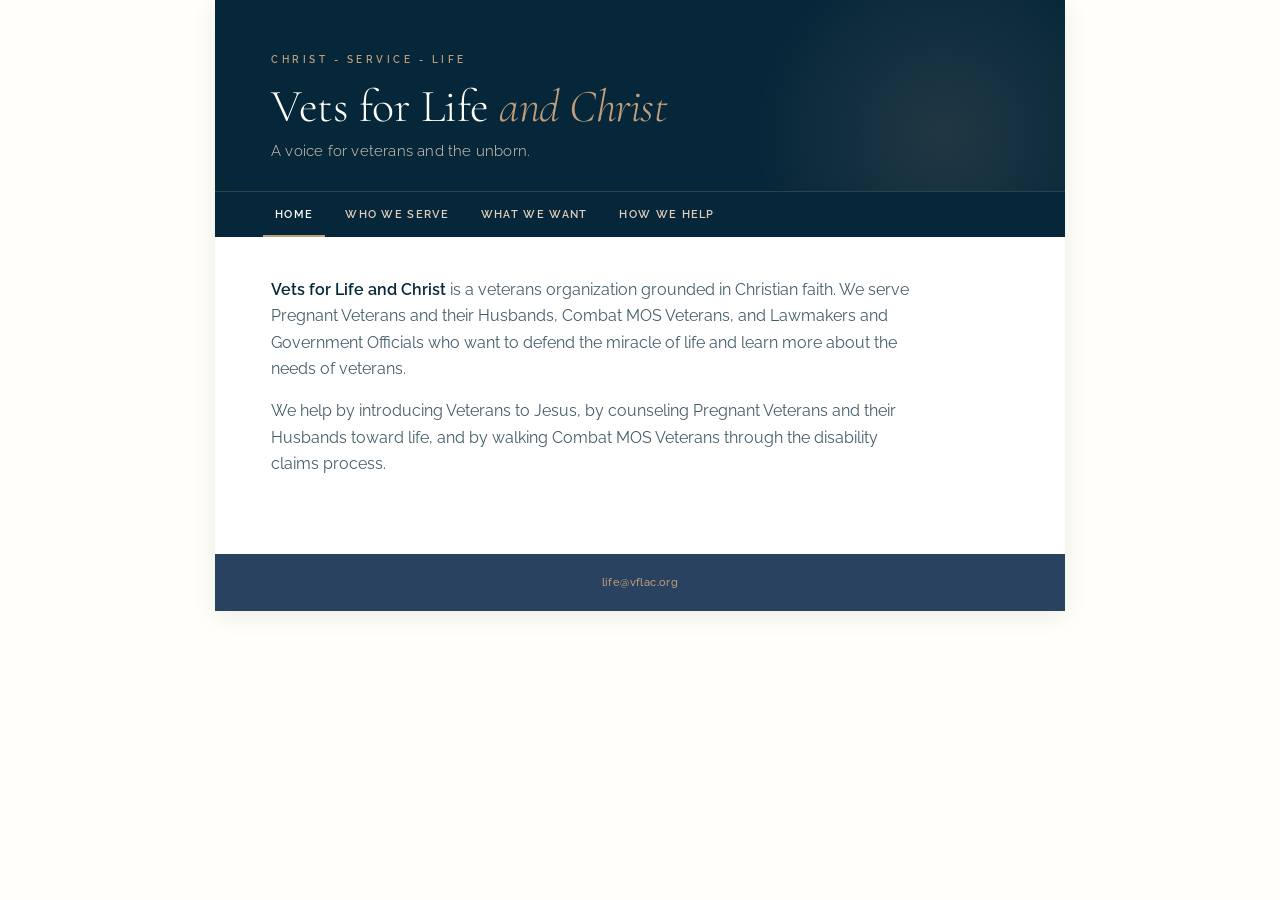
<file: index.html>
<!DOCTYPE html>
<html lang="en">
<head>
<meta charset="UTF-8">
<meta name="viewport" content="width=device-width, initial-scale=1.0">
<title>Vets for Life and Christ</title>
<link href="https://fonts.googleapis.com/css2?family=Cormorant+Garamond:ital,wght@0,300;0,400;0,500;0,600;0,700;1,400;1,500&family=Raleway:wght@300;400;500;600;700&display=swap" rel="stylesheet">
<link rel="stylesheet" href="styles.css">
</head>
<body>
<div class="page">

  <header class="header">
    <div class="eyebrow">Christ - Service - Life</div>
    <h1><a href="index.html">Vets for Life <em>and Christ</em></a></h1>
    <p class="tagline">A voice for veterans and the unborn.</p>
  </header>

  <nav class="tabs" aria-label="Site">
    <a class="active" href="index.html">Home</a>
    <a href="who-we-serve.html">Who We Serve</a>
    <a href="what-we-want.html">What We Want</a>
    <a href="how-we-help.html">How We Help</a>
  </nav>

  <div class="content">
    <p class="mission">
      <strong>Vets for Life and Christ</strong> is a veterans organization grounded in Christian faith. We serve Pregnant Veterans and their Husbands, Combat MOS Veterans, and Lawmakers and Government Officials who want to defend the miracle of life and learn more about the needs of veterans.
    </p>
    <p class="mission">
      We help by introducing Veterans to Jesus, by counseling Pregnant Veterans and their Husbands toward life, and by walking Combat MOS Veterans through the disability claims process.
    </p>
  </div>

  <footer class="footer">
    <a href="mailto:life@vflac.org">life@vflac.org</a>
  </footer>

</div>
</body>
</html>
</file>
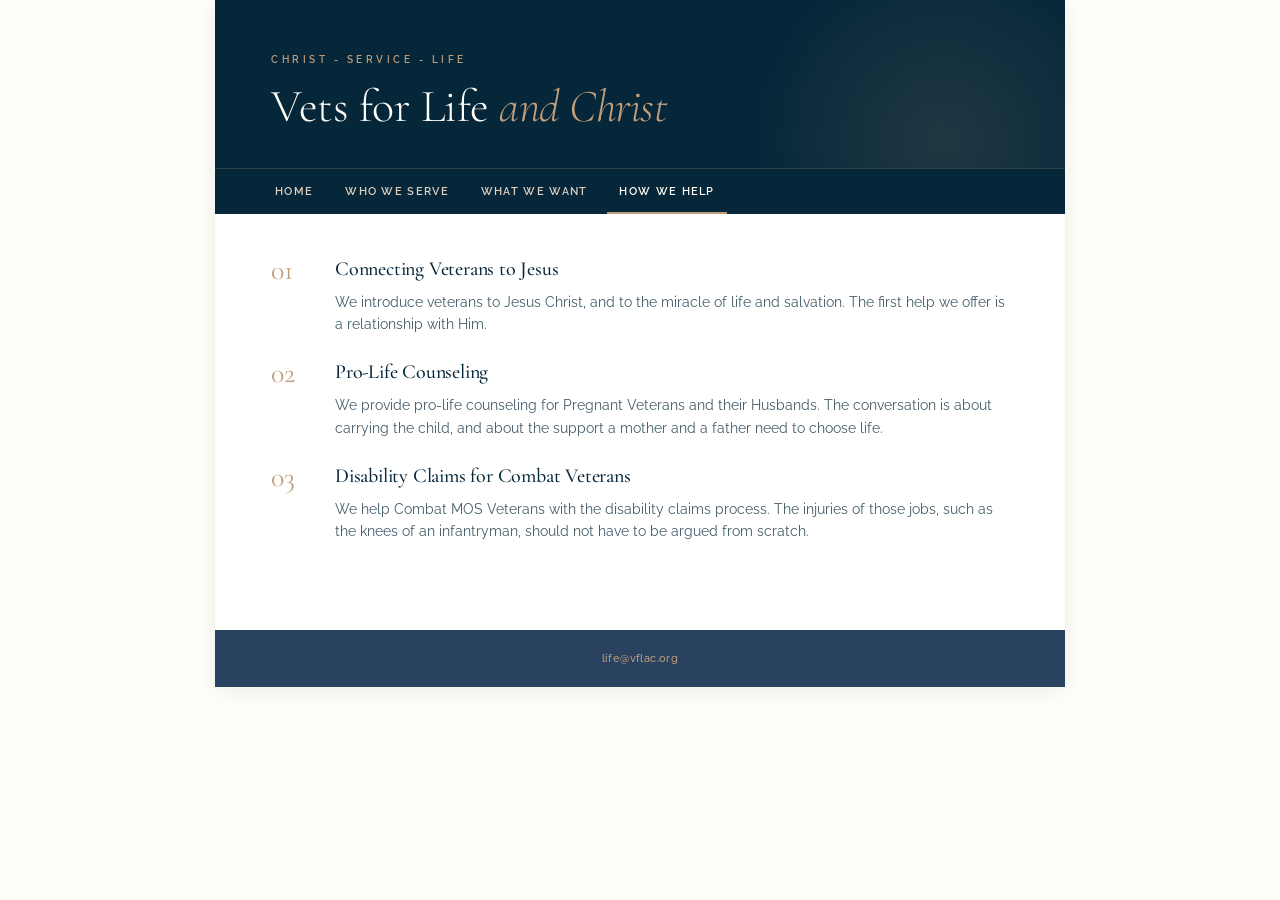
<file: how-we-help.html>
<!DOCTYPE html>
<html lang="en">
<head>
<meta charset="UTF-8">
<meta name="viewport" content="width=device-width, initial-scale=1.0">
<title>How We Help — Vets for Life and Christ</title>
<link href="https://fonts.googleapis.com/css2?family=Cormorant+Garamond:ital,wght@0,300;0,400;0,500;0,600;0,700;1,400;1,500&family=Raleway:wght@300;400;500;600;700&display=swap" rel="stylesheet">
<link rel="stylesheet" href="styles.css">
</head>
<body>
<div class="page">

  <header class="header">
    <div class="eyebrow">Christ - Service - Life</div>
    <h1><a href="index.html">Vets for Life <em>and Christ</em></a></h1>
  </header>

  <nav class="tabs" aria-label="Site">
    <a href="index.html">Home</a>
    <a href="who-we-serve.html">Who We Serve</a>
    <a href="what-we-want.html">What We Want</a>
    <a class="active" href="how-we-help.html">How We Help</a>
  </nav>

  <div class="content">
    <div class="policies">
      <div class="policy">
        <div class="policy-num">01</div>
        <div>
          <h3>Connecting Veterans to Jesus</h3>
          <p>We introduce veterans to Jesus Christ, and to the miracle of life and salvation. The first help we offer is a relationship with Him.</p>
        </div>
      </div>

      <div class="policy">
        <div class="policy-num">02</div>
        <div>
          <h3>Pro-Life Counseling</h3>
          <p>We provide pro-life counseling for Pregnant Veterans and their Husbands. The conversation is about carrying the child, and about the support a mother and a father need to choose life.</p>
        </div>
      </div>

      <div class="policy">
        <div class="policy-num">03</div>
        <div>
          <h3>Disability Claims for Combat Veterans</h3>
          <p>We help Combat MOS Veterans with the disability claims process. The injuries of those jobs, such as the knees of an infantryman, should not have to be argued from scratch.</p>
        </div>
      </div>
    </div>
  </div>

  <footer class="footer">
    <a href="mailto:life@vflac.org">life@vflac.org</a>
  </footer>

</div>
</body>
</html>
</file>
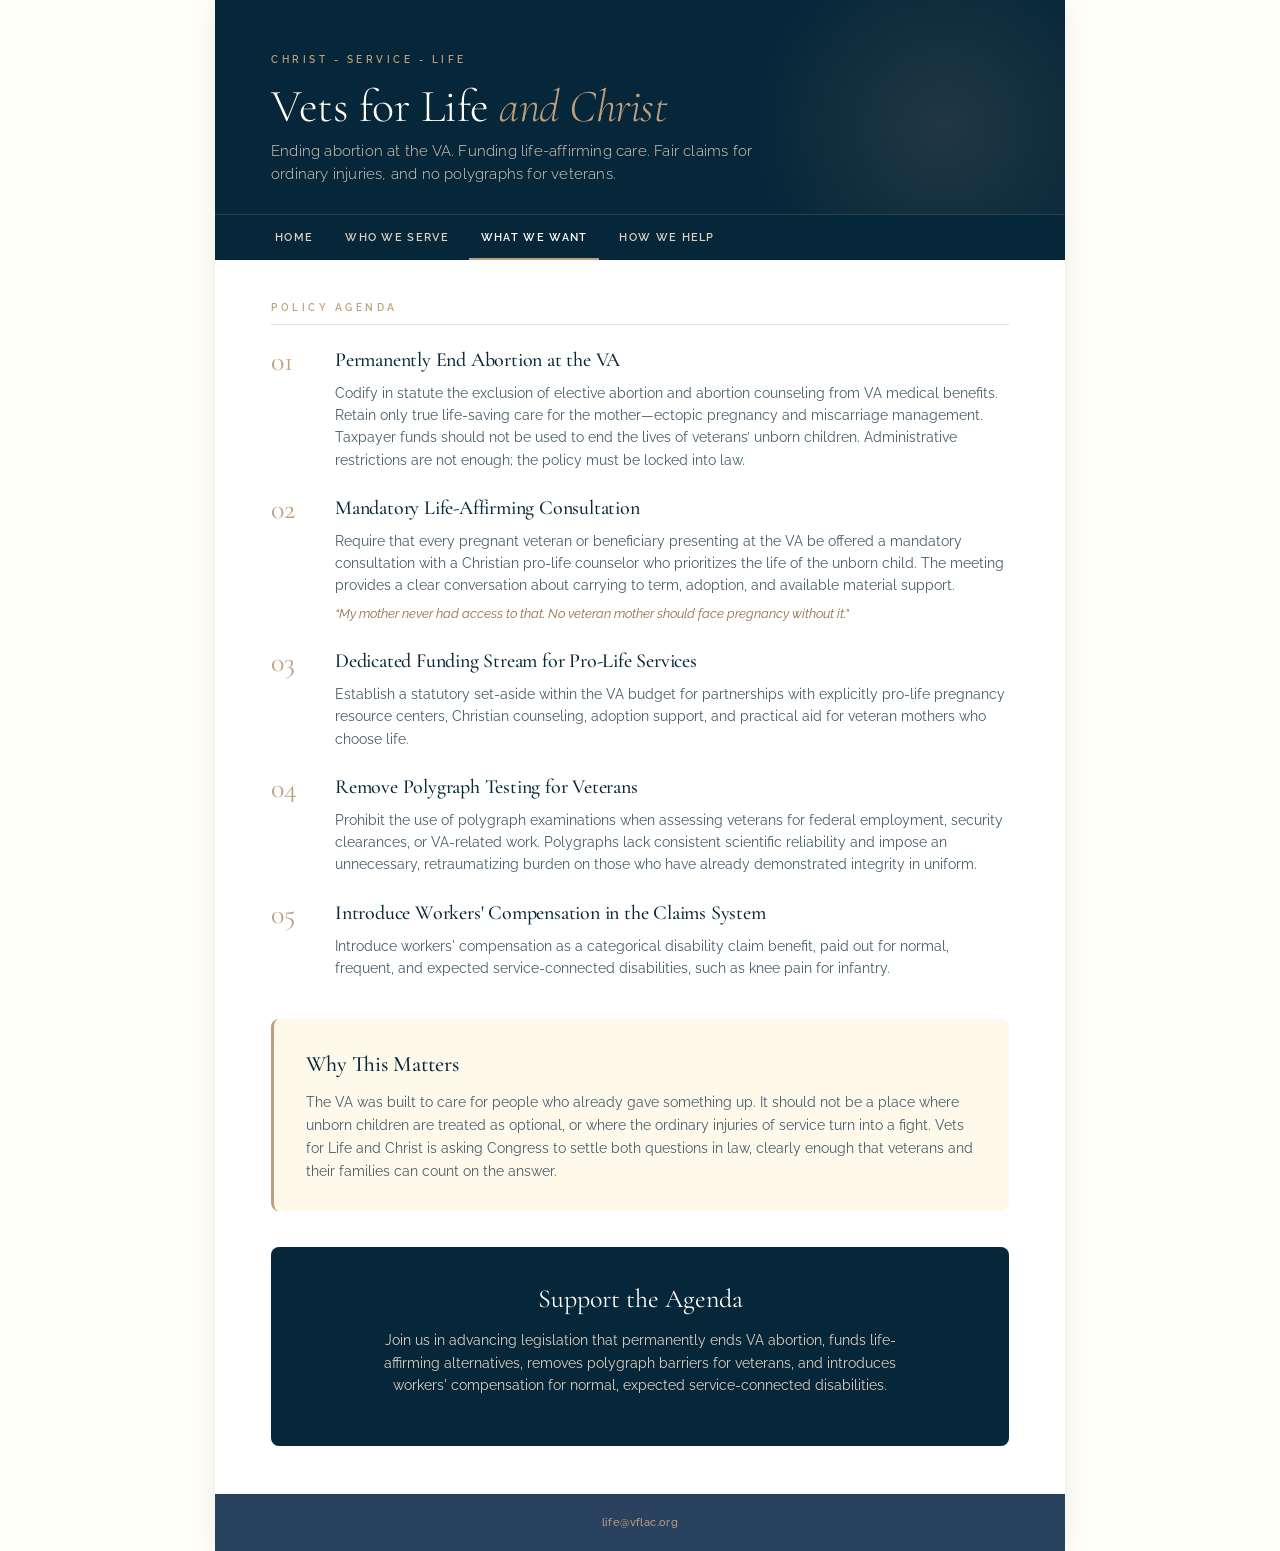
<file: what-we-want.html>
<!DOCTYPE html>
<html lang="en">
<head>
<meta charset="UTF-8">
<meta name="viewport" content="width=device-width, initial-scale=1.0">
<title>What We Want — Vets for Life and Christ</title>
<link href="https://fonts.googleapis.com/css2?family=Cormorant+Garamond:ital,wght@0,300;0,400;0,500;0,600;0,700;1,400;1,500&family=Raleway:wght@300;400;500;600;700&display=swap" rel="stylesheet">
<link rel="stylesheet" href="styles.css">
</head>
<body>
<div class="page">

  <header class="header">
    <div class="eyebrow">Christ - Service - Life</div>
    <h1><a href="index.html">Vets for Life <em>and Christ</em></a></h1>
    <p class="tagline">Ending abortion at the VA. Funding life-affirming care. Fair claims for ordinary injuries, and no polygraphs for veterans.</p>
  </header>

  <nav class="tabs" aria-label="Site">
    <a href="index.html">Home</a>
    <a href="who-we-serve.html">Who We Serve</a>
    <a class="active" href="what-we-want.html">What We Want</a>
    <a href="how-we-help.html">How We Help</a>
  </nav>

  <div class="content">

    <div class="section-label">Policy Agenda</div>

    <div class="policies">

      <div class="policy">
        <div class="policy-num">01</div>
        <div>
          <h3>Permanently End Abortion at the VA</h3>
          <p>Codify in statute the exclusion of elective abortion and abortion counseling from VA medical benefits. Retain only true life-saving care for the mother—ectopic pregnancy and miscarriage management. Taxpayer funds should not be used to end the lives of veterans’ unborn children. Administrative restrictions are not enough; the policy must be locked into law.</p>
        </div>
      </div>

      <div class="policy">
        <div class="policy-num">02</div>
        <div>
          <h3>Mandatory Life-Affirming Consultation</h3>
          <p>Require that every pregnant veteran or beneficiary presenting at the VA be offered a mandatory consultation with a Christian pro-life counselor who prioritizes the life of the unborn child. The meeting provides a clear conversation about carrying to term, adoption, and available material support.</p>
          <p class="quote">“My mother never had access to that. No veteran mother should face pregnancy without it.”</p>
        </div>
      </div>

      <div class="policy">
        <div class="policy-num">03</div>
        <div>
          <h3>Dedicated Funding Stream for Pro-Life Services</h3>
          <p>Establish a statutory set-aside within the VA budget for partnerships with explicitly pro-life pregnancy resource centers, Christian counseling, adoption support, and practical aid for veteran mothers who choose life.</p>
        </div>
      </div>

      <div class="policy">
        <div class="policy-num">04</div>
        <div>
          <h3>Remove Polygraph Testing for Veterans</h3>
          <p>Prohibit the use of polygraph examinations when assessing veterans for federal employment, security clearances, or VA-related work. Polygraphs lack consistent scientific reliability and impose an unnecessary, retraumatizing burden on those who have already demonstrated integrity in uniform.</p>
        </div>
      </div>

      <div class="policy">
        <div class="policy-num">05</div>
        <div>
          <h3>Introduce Workers' Compensation in the Claims System</h3>
          <p>Introduce workers' compensation as a categorical disability claim benefit, paid out for normal, frequent, and expected service-connected disabilities, such as knee pain for infantry.</p>
        </div>
      </div>

    </div>

    <div class="why">
      <h2>Why This Matters</h2>
      <p>The VA was built to care for people who already gave something up. It should not be a place where unborn children are treated as optional, or where the ordinary injuries of service turn into a fight. Vets for Life and Christ is asking Congress to settle both questions in law, clearly enough that veterans and their families can count on the answer.</p>
    </div>

    <div class="cta">
      <h2>Support the Agenda</h2>
      <p>Join us in advancing legislation that permanently ends VA abortion, funds life-affirming alternatives, removes polygraph barriers for veterans, and introduces workers' compensation for normal, expected service-connected disabilities.</p>
    </div>

  </div>

  <footer class="footer">
    <a href="mailto:life@vflac.org">life@vflac.org</a>
  </footer>

</div>
</body>
</html>
</file>
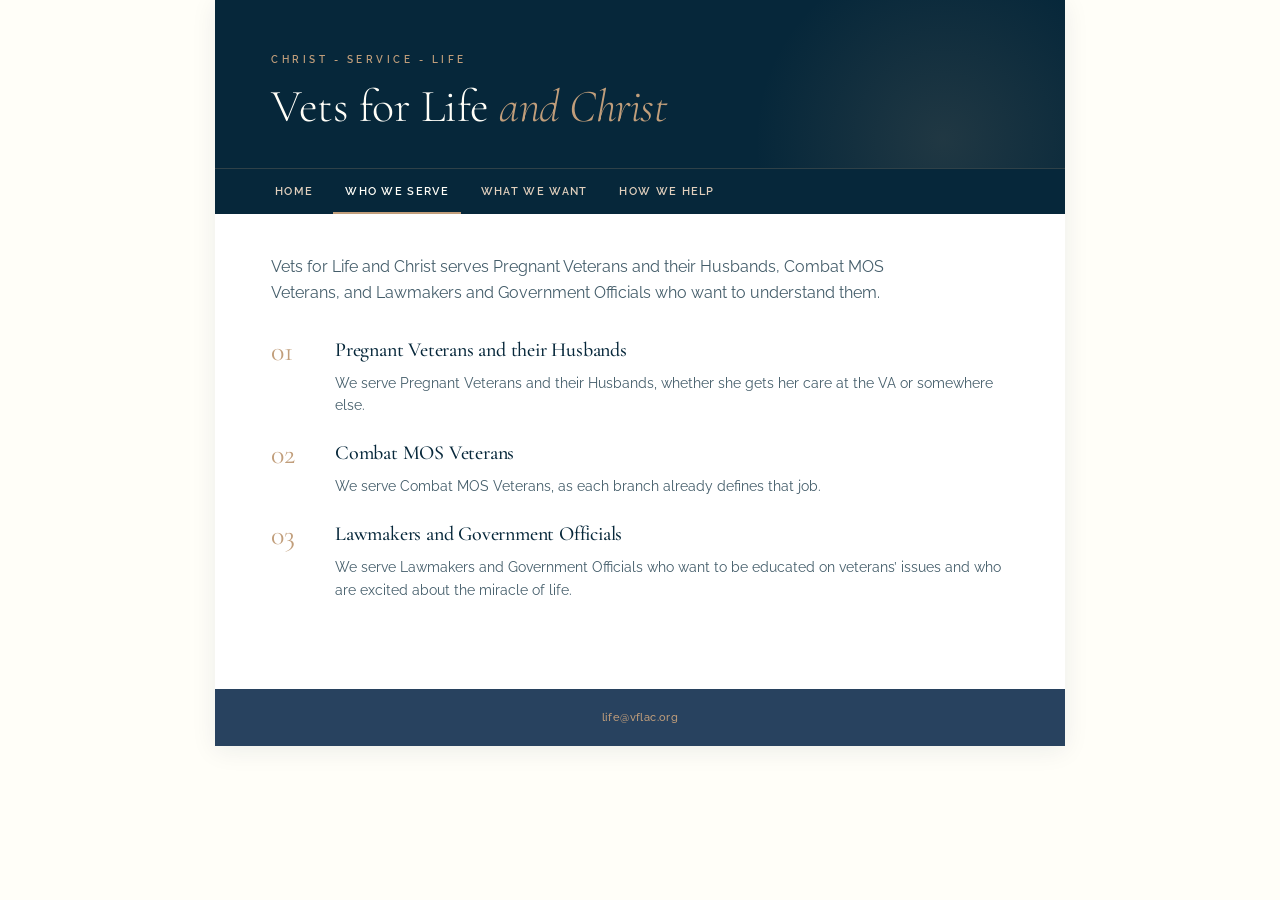
<file: who-we-serve.html>
<!DOCTYPE html>
<html lang="en">
<head>
<meta charset="UTF-8">
<meta name="viewport" content="width=device-width, initial-scale=1.0">
<title>Who We Serve — Vets for Life and Christ</title>
<link href="https://fonts.googleapis.com/css2?family=Cormorant+Garamond:ital,wght@0,300;0,400;0,500;0,600;0,700;1,400;1,500&family=Raleway:wght@300;400;500;600;700&display=swap" rel="stylesheet">
<link rel="stylesheet" href="styles.css">
</head>
<body>
<div class="page">

  <header class="header">
    <div class="eyebrow">Christ - Service - Life</div>
    <h1><a href="index.html">Vets for Life <em>and Christ</em></a></h1>
  </header>

  <nav class="tabs" aria-label="Site">
    <a href="index.html">Home</a>
    <a class="active" href="who-we-serve.html">Who We Serve</a>
    <a href="what-we-want.html">What We Want</a>
    <a href="how-we-help.html">How We Help</a>
  </nav>

  <div class="content">
    <p class="mission">
      Vets for Life and Christ serves Pregnant Veterans and their Husbands, Combat MOS Veterans, and Lawmakers and Government Officials who want to understand them.
    </p>

    <div class="policies">
      <div class="policy">
        <div class="policy-num">01</div>
        <div>
          <h3>Pregnant Veterans and their Husbands</h3>
          <p>We serve Pregnant Veterans and their Husbands, whether she gets her care at the VA or somewhere else.</p>
        </div>
      </div>

      <div class="policy">
        <div class="policy-num">02</div>
        <div>
          <h3>Combat MOS Veterans</h3>
          <p>We serve Combat MOS Veterans, as each branch already defines that job.</p>
        </div>
      </div>

      <div class="policy">
        <div class="policy-num">03</div>
        <div>
          <h3>Lawmakers and Government Officials</h3>
          <p>We serve Lawmakers and Government Officials who want to be educated on veterans’ issues and who are excited about the miracle of life.</p>
        </div>
      </div>
    </div>
  </div>

  <footer class="footer">
    <a href="mailto:life@vflac.org">life@vflac.org</a>
  </footer>

</div>
</body>
</html>
</file>
<file: styles.css>
:root {
  --navy:        #06273A;
  --steel-blue:  #28425F;
  --warm-brown:  #956E46;
  --gold-tan:    #C19E7B;
  --sand:        #E0CFBD;
  --cream:       #FFFEF8;
  --warm-cream:  #FFF9EC;
  --peach:       #FFEEE0;
  --dark-text:   #06273A;
  --mid-text:    #445D6A;
  --muted:       #839399;
  --accent-blue: #32A7EA;
  --dark-brown:  #634931;
  --deep-brown:  #322517;
  --font-display: 'Cormorant Garamond', Georgia, serif;
  --font-body:    'Raleway', 'Helvetica Neue', sans-serif;
}

* { margin: 0; padding: 0; box-sizing: border-box; }

body {
  font-family: var(--font-body);
  background: var(--cream);
  color: var(--dark-text);
  line-height: 1.55;
  -webkit-font-smoothing: antialiased;
}

.page {
  max-width: 850px;
  margin: 0 auto;
  background: white;
  box-shadow: 0 4px 24px rgba(6,39,58,0.08);
}

.header {
  background: var(--navy);
  color: var(--cream);
  padding: 52px 56px 28px;
  position: relative;
  overflow: hidden;
}
.header::before {
  content: '';
  position: absolute;
  top: -30%;
  right: -8%;
  width: 380px;
  height: 380px;
  border-radius: 50%;
  background: radial-gradient(circle, rgba(193,158,123,0.14) 0%, transparent 70%);
  pointer-events: none;
}
.eyebrow {
  font-weight: 600;
  font-size: 10px;
  letter-spacing: 3.5px;
  text-transform: uppercase;
  color: var(--gold-tan);
  margin-bottom: 14px;
}
.header h1 {
  font-family: var(--font-display);
  font-weight: 300;
  font-size: 46px;
  line-height: 1.05;
  letter-spacing: -0.5px;
  margin-bottom: 10px;
}
.header h1 em {
  font-style: italic;
  color: var(--gold-tan);
}
.header h1 a {
  color: inherit;
  text-decoration: none;
}
.tagline {
  font-size: 15px;
  font-weight: 300;
  color: var(--sand);
  max-width: 540px;
  letter-spacing: 0.2px;
}

.tabs {
  display: flex;
  flex-wrap: wrap;
  gap: 4px 8px;
  background: var(--navy);
  padding: 0 48px 0;
  border-top: 1px solid rgba(193,158,123,0.22);
}
.tabs a {
  color: var(--sand);
  text-decoration: none;
  font-size: 11px;
  font-weight: 600;
  letter-spacing: 1.3px;
  text-transform: uppercase;
  padding: 14px 12px 12px;
  border-bottom: 2px solid transparent;
}
.tabs a:hover {
  color: var(--cream);
}
.tabs a.active {
  color: var(--cream);
  border-bottom-color: var(--gold-tan);
}

.content {
  padding: 40px 56px 48px;
}

.mission {
  font-size: 15.5px;
  color: var(--mid-text);
  max-width: 640px;
  margin-bottom: 28px;
  line-height: 1.7;
}
.mission strong {
  color: var(--navy);
  font-weight: 600;
}
.mission a {
  color: var(--navy);
  font-weight: 600;
}
.mission + .mission {
  margin-top: -12px;
}

.section-label {
  font-weight: 600;
  font-size: 10px;
  letter-spacing: 3.5px;
  text-transform: uppercase;
  color: var(--gold-tan);
  margin-bottom: 20px;
  padding-bottom: 8px;
  border-bottom: 1px solid rgba(193,158,123,0.35);
}

.policies {
  display: flex;
  flex-direction: column;
  gap: 22px;
  margin-bottom: 40px;
}
.policy {
  display: grid;
  grid-template-columns: 48px 1fr;
  gap: 16px;
  align-items: start;
}
.policy-num {
  font-family: var(--font-display);
  font-size: 28px;
  font-weight: 400;
  color: var(--gold-tan);
  line-height: 1;
  padding-top: 2px;
}
.policy h3 {
  font-family: var(--font-display);
  font-size: 20px;
  font-weight: 500;
  color: var(--navy);
  margin-bottom: 6px;
  letter-spacing: -0.2px;
}
.policy p {
  font-size: 13.5px;
  color: var(--mid-text);
  line-height: 1.65;
}
.policy .quote {
  font-style: italic;
  color: var(--warm-brown);
  margin-top: 6px;
  font-size: 13px;
}

.why {
  background: var(--warm-cream);
  border-radius: 8px;
  padding: 28px 32px;
  margin-bottom: 36px;
  border-left: 3px solid var(--gold-tan);
}
.why h2 {
  font-family: var(--font-display);
  font-size: 22px;
  font-weight: 500;
  color: var(--navy);
  margin-bottom: 10px;
}
.why p {
  font-size: 13.5px;
  color: var(--mid-text);
  line-height: 1.7;
}

.cta {
  background: var(--navy);
  color: var(--cream);
  border-radius: 8px;
  padding: 32px 36px;
  text-align: center;
}
.cta h2 {
  font-family: var(--font-display);
  font-size: 26px;
  font-weight: 400;
  margin-bottom: 10px;
}
.cta p {
  font-size: 13.5px;
  color: var(--sand);
  max-width: 520px;
  margin: 0 auto 18px;
  line-height: 1.65;
}
.cta .action {
  display: inline-block;
  background: var(--gold-tan);
  color: var(--navy);
  font-weight: 600;
  font-size: 12px;
  letter-spacing: 1.5px;
  text-transform: uppercase;
  padding: 12px 28px;
  border-radius: 4px;
  text-decoration: none;
}

.footer {
  background: var(--steel-blue);
  color: var(--sand);
  padding: 20px 56px;
  font-size: 11px;
  text-align: center;
  letter-spacing: 0.4px;
}
.footer a {
  color: var(--gold-tan);
  font-weight: 500;
  text-decoration: none;
}

@media print {
  body { background: white; }
  .page { box-shadow: none; max-width: 100%; }
  .tabs { display: none; }
  .header { padding: 40px 48px 36px; }
  .content { padding: 32px 48px 40px; }
}

@media (max-width: 700px) {
  .header, .content, .footer { padding-left: 28px; padding-right: 28px; }
  .tabs { padding-left: 16px; padding-right: 16px; }
  .header h1 { font-size: 36px; }
  .policy { grid-template-columns: 36px 1fr; }
}
</file>
